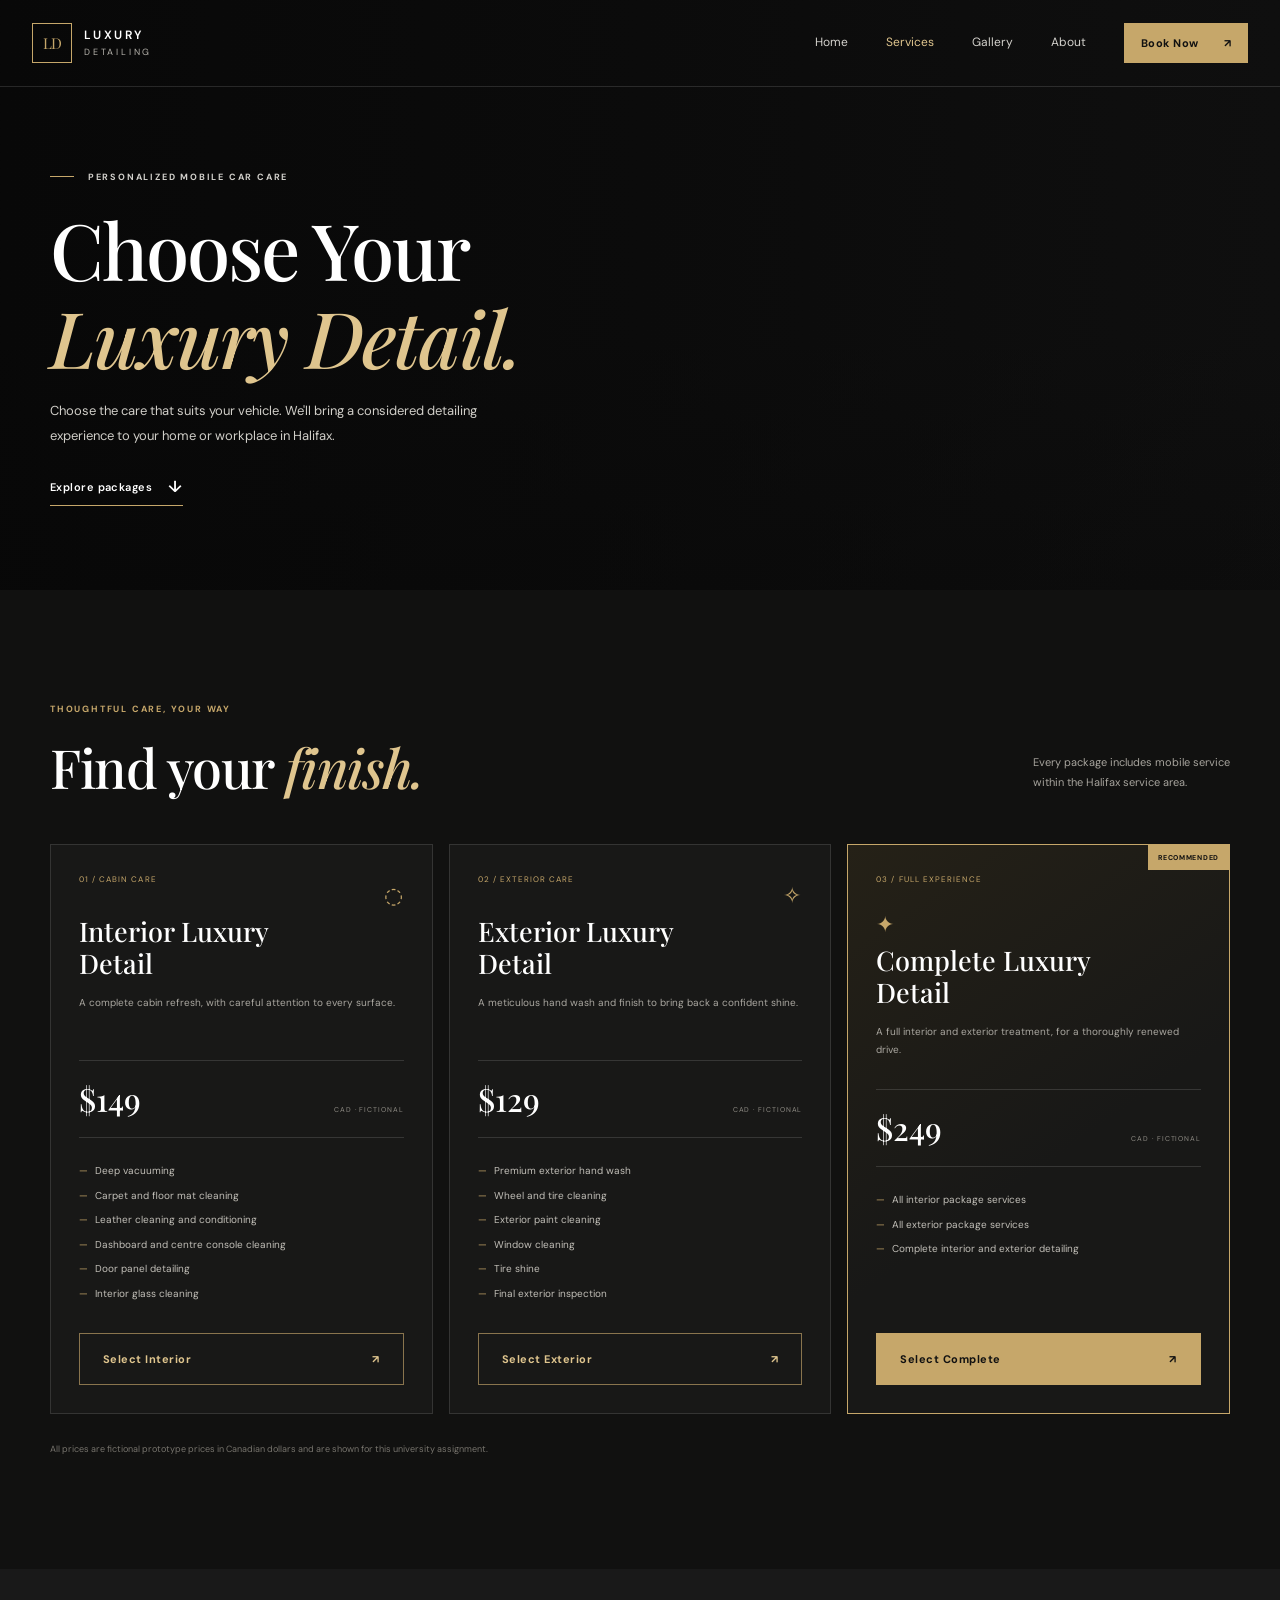
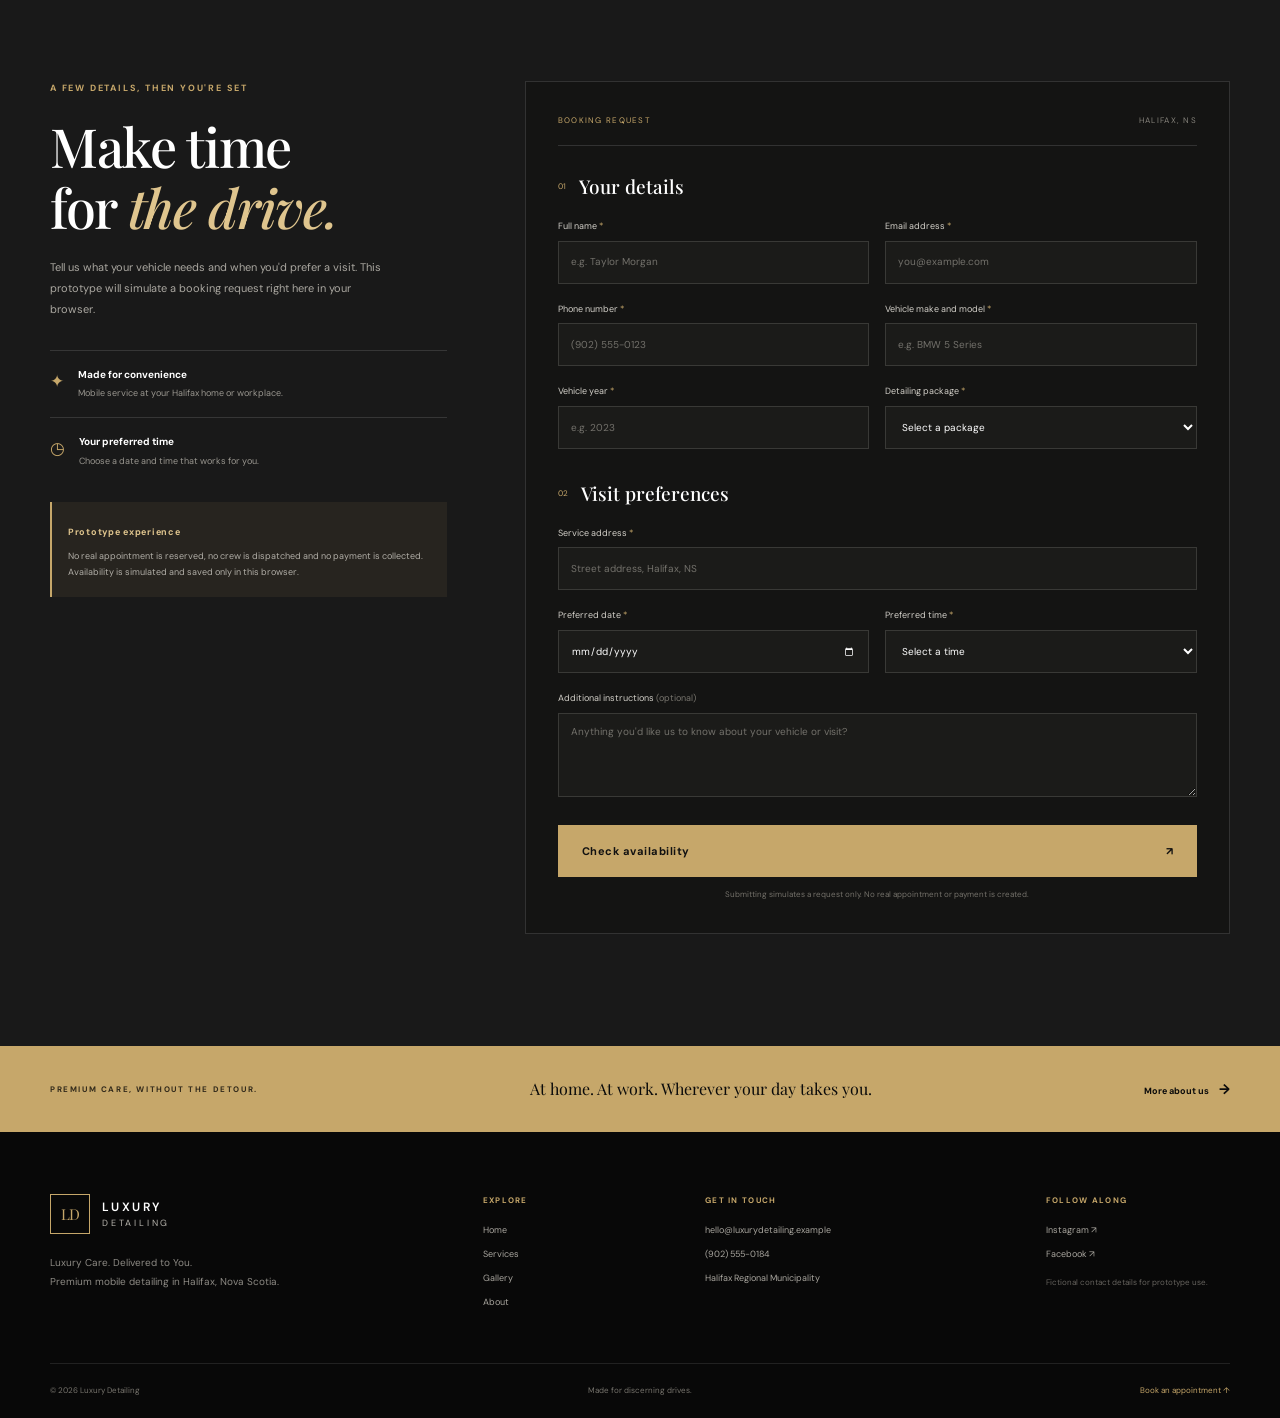
<file: product.html>
<!doctype html>
<html lang="en">
<head>
  <meta charset="utf-8">
  <meta name="viewport" content="width=device-width, initial-scale=1">
  <meta name="theme-color" content="#0b0b0b">
  <meta name="description" content="Compare Luxury Detailing's premium mobile car detailing packages and request a prototype appointment in Halifax.">
  <title>Services & Booking | Luxury Detailing Halifax</title>
  <link rel="preconnect" href="https://fonts.googleapis.com">
  <link rel="preconnect" href="https://fonts.gstatic.com" crossorigin>
  <link href="https://fonts.googleapis.com/css2?family=DM+Sans:wght@400;500;600;700&family=Playfair+Display:wght@500;600;700&display=swap" rel="stylesheet">
  <link rel="stylesheet" href="styles.css">
  <script src="script.js" defer></script>
</head>
<body class="product-page">
  <header class="site-header">
    <div class="nav-shell">
      <a class="wordmark" href="index.html" aria-label="Luxury Detailing home">
        <span class="wordmark-icon" aria-hidden="true">LD</span>
        <span class="wordmark-copy"><strong>LUXURY</strong><small>DETAILING</small></span>
      </a>
      <button class="menu-toggle" type="button" aria-expanded="false" aria-controls="primary-nav" aria-label="Open navigation">
        <span></span><span></span>
      </button>
      <nav class="primary-nav" id="primary-nav" aria-label="Main navigation">
        <a href="index.html">Home</a>
        <a class="active" href="product.html">Services</a>
        <a href="index.html#gallery">Gallery</a>
        <a href="index.html#about">About</a>
        <a class="button button-small" href="#booking">Book Now <span aria-hidden="true">↗</span></a>
      </nav>
    </div>
  </header>

  <main>
    <section class="page-hero">
      <div class="page-hero-image" role="img" aria-label="Detailer carefully polishing the exterior of a luxury vehicle"></div>
      <div class="page-hero-shade"></div>
      <div class="content-width page-hero-content">
        <p class="eyebrow"><span></span> PERSONALIZED MOBILE CAR CARE</p>
        <h1>Choose Your<br><em>Luxury Detail.</em></h1>
        <p>Choose the care that suits your vehicle. We'll bring a considered detailing experience to your home or workplace in Halifax.</p>
        <a class="text-link light-link" href="#packages">Explore packages <span aria-hidden="true">↓</span></a>
      </div>
    </section>

    <section class="packages-section section-pad" id="packages">
      <div class="content-width">
        <div class="section-heading">
          <div><p class="eyebrow gold">THOUGHTFUL CARE, YOUR WAY</p><h2>Find your <em>finish.</em></h2></div>
          <p class="section-aside">Every package includes mobile service<br>within the Halifax service area.</p>
        </div>
        <div class="package-grid">
          <article class="package-card" data-package-card="interior">
            <div class="package-card-head"><span>01 / CABIN CARE</span><span class="package-symbol" aria-hidden="true">◌</span></div>
            <h3>Interior Luxury<br>Detail</h3>
            <p class="package-summary">A complete cabin refresh, with careful attention to every surface.</p>
            <div class="package-price"><strong>$149</strong><span>CAD · FICTIONAL</span></div>
            <ul class="feature-list">
              <li>Deep vacuuming</li><li>Carpet and floor mat cleaning</li><li>Leather cleaning and conditioning</li><li>Dashboard and centre console cleaning</li><li>Door panel detailing</li><li>Interior glass cleaning</li>
            </ul>
            <button class="button button-outline select-package" type="button" data-select-package="interior">Select Interior <span aria-hidden="true">↗</span></button>
          </article>
          <article class="package-card" data-package-card="exterior">
            <div class="package-card-head"><span>02 / EXTERIOR CARE</span><span class="package-symbol" aria-hidden="true">✧</span></div>
            <h3>Exterior Luxury<br>Detail</h3>
            <p class="package-summary">A meticulous hand wash and finish to bring back a confident shine.</p>
            <div class="package-price"><strong>$129</strong><span>CAD · FICTIONAL</span></div>
            <ul class="feature-list">
              <li>Premium exterior hand wash</li><li>Wheel and tire cleaning</li><li>Exterior paint cleaning</li><li>Window cleaning</li><li>Tire shine</li><li>Final exterior inspection</li>
            </ul>
            <button class="button button-outline select-package" type="button" data-select-package="exterior">Select Exterior <span aria-hidden="true">↗</span></button>
          </article>
          <article class="package-card package-card-recommended" data-package-card="complete">
            <div class="package-card-head"><span>03 / FULL EXPERIENCE</span><span class="recommended-tag">RECOMMENDED</span></div>
            <span class="package-symbol package-symbol-large" aria-hidden="true">✦</span>
            <h3>Complete Luxury<br>Detail</h3>
            <p class="package-summary">A full interior and exterior treatment, for a thoroughly renewed drive.</p>
            <div class="package-price"><strong>$249</strong><span>CAD · FICTIONAL</span></div>
            <ul class="feature-list">
              <li>All interior package services</li><li>All exterior package services</li><li>Complete interior and exterior detailing</li>
            </ul>
            <button class="button select-package" type="button" data-select-package="complete">Select Complete <span aria-hidden="true">↗</span></button>
          </article>
        </div>
        <p class="prototype-note">All prices are fictional prototype prices in Canadian dollars and are shown for this university assignment.</p>
      </div>
    </section>

    <section class="booking-section section-pad" id="booking">
      <div class="content-width booking-layout">
        <aside class="booking-aside">
          <p class="eyebrow gold">A FEW DETAILS, THEN YOU'RE SET</p>
          <h2>Make time<br>for <em>the drive.</em></h2>
          <p>Tell us what your vehicle needs and when you'd prefer a visit. This prototype will simulate a booking request right here in your browser.</p>
          <div class="booking-aside-card">
            <span class="aside-card-icon" aria-hidden="true">✦</span>
            <div><strong>Made for convenience</strong><p>Mobile service at your Halifax home or workplace.</p></div>
          </div>
          <div class="booking-aside-card">
            <span class="aside-card-icon" aria-hidden="true">◷</span>
            <div><strong>Your preferred time</strong><p>Choose a date and time that works for you.</p></div>
          </div>
          <div class="prototype-callout"><strong>Prototype experience</strong><p>No real appointment is reserved, no crew is dispatched and no payment is collected. Availability is simulated and saved only in this browser.</p></div>
        </aside>
        <div class="booking-panel">
          <div class="form-heading"><span>BOOKING REQUEST</span><span>HALIFAX, NS</span></div>
          <form id="booking-form" novalidate>
            <div class="form-section-title"><span>01</span><h3>Your details</h3></div>
            <div class="form-grid">
              <div class="form-field"><label for="full-name">Full name <span>*</span></label><input id="full-name" name="fullName" type="text" autocomplete="name" required minlength="2" placeholder="e.g. Taylor Morgan"><small class="field-error" id="error-full-name"></small></div>
              <div class="form-field"><label for="email">Email address <span>*</span></label><input id="email" name="email" type="email" autocomplete="email" required placeholder="you@example.com"><small class="field-error" id="error-email"></small></div>
              <div class="form-field"><label for="phone">Phone number <span>*</span></label><input id="phone" name="phone" type="tel" autocomplete="tel" required placeholder="(902) 555-0123"><small class="field-error" id="error-phone"></small></div>
              <div class="form-field"><label for="vehicle">Vehicle make and model <span>*</span></label><input id="vehicle" name="vehicle" type="text" required placeholder="e.g. BMW 5 Series"><small class="field-error" id="error-vehicle"></small></div>
              <div class="form-field"><label for="vehicle-year">Vehicle year <span>*</span></label><input id="vehicle-year" name="vehicleYear" type="number" inputmode="numeric" min="1950" required placeholder="e.g. 2023"><small class="field-error" id="error-vehicle-year"></small></div>
              <div class="form-field"><label for="package">Detailing package <span>*</span></label><select id="package" name="package" required><option value="">Select a package</option><option value="interior">Interior Luxury Detail — $149</option><option value="exterior">Exterior Luxury Detail — $129</option><option value="complete">Complete Luxury Detail — $249</option></select><small class="field-error" id="error-package"></small></div>
            </div>
            <div class="form-section-title"><span>02</span><h3>Visit preferences</h3></div>
            <div class="form-grid">
              <div class="form-field form-field-wide"><label for="address">Service address <span>*</span></label><input id="address" name="address" type="text" autocomplete="street-address" required placeholder="Street address, Halifax, NS"><small class="field-error" id="error-address"></small></div>
              <div class="form-field"><label for="appointment-date">Preferred date <span>*</span></label><input id="appointment-date" name="appointmentDate" type="date" required><small class="field-error" id="error-appointment-date"></small></div>
              <div class="form-field"><label for="appointment-time">Preferred time <span>*</span></label><select id="appointment-time" name="appointmentTime" required><option value="">Select a time</option><option value="08:00">8:00 AM</option><option value="10:00">10:00 AM</option><option value="12:00">12:00 PM</option><option value="14:00">2:00 PM</option><option value="16:00">4:00 PM</option></select><small class="field-error" id="error-appointment-time"></small></div>
              <div class="form-field form-field-wide"><label for="instructions">Additional instructions <span class="optional">(optional)</span></label><textarea id="instructions" name="instructions" rows="3" placeholder="Anything you'd like us to know about your vehicle or visit?"></textarea></div>
            </div>
            <div class="availability-message" id="availability-message" role="alert" aria-live="polite" hidden></div>
            <button class="button form-submit" type="submit">Check availability <span aria-hidden="true">↗</span></button>
            <p class="form-fineprint">Submitting simulates a request only. No real appointment or payment is created.</p>
          </form>

          <section class="booking-result" id="booking-result" aria-live="polite" hidden>
            <div class="confirmation-top"><span class="confirmation-mark" aria-hidden="true">✓</span><div><p class="eyebrow gold">REQUEST SIMULATED</p><h3>Your detail is <em>in motion.</em></h3></div></div>
            <p class="confirmation-copy" id="confirmation-copy"></p>
            <div class="booking-summary" id="booking-summary"></div>
            <div class="reference-line"><span>FICTIONAL REFERENCE</span><strong id="booking-reference"></strong></div>
            <div class="journey-heading"><span>YOUR PROTOTYPE JOURNEY</span><small>SIMULATED · NOT A LIVE SERVICE</small></div>
            <ol class="journey-list">
              <li class="journey-step is-complete"><span class="journey-dot">✓</span><div><strong>Request confirmed</strong><p>Your details and preferred slot are shown for this demo.</p></div></li>
              <li class="journey-step is-active"><span class="journey-dot">02</span><div><strong>Preparation preview</strong><p>A simulated crew preparation step: route planning and supply preparation are represented for the prototype only. No crew has been dispatched.</p></div></li>
              <li class="journey-step" id="access-step"><span class="journey-dot">03</span><div><strong>Vehicle access</strong><p>Can the vehicle be accessed at the selected address?</p><div class="access-actions"><button class="button button-outline button-compact" type="button" data-access="yes">Yes, it's accessible</button><button class="text-button" type="button" data-access="no">Not right now</button></div><div class="access-resolution" id="access-resolution" hidden><p>Resolve access at your preferred time, or release this simulated slot and request a different date/time.</p><button class="button button-outline button-compact" type="button" id="resolve-access">I'll make it accessible</button><button class="text-button" type="button" id="reschedule-booking">Reschedule instead</button></div></div></li>
              <li class="journey-step" id="detail-step"><span class="journey-dot">04</span><div><strong>Detailing preview</strong><p>After access is confirmed, the detailing stage appears in this demo.</p></div></li>
              <li class="journey-step" id="receipt-step"><span class="journey-dot">05</span><div><strong>Final estimate & receipt preview</strong><p id="receipt-copy">A fictional price summary will appear at the final stage. No payment is collected.</p><div class="receipt-preview" id="receipt-preview" hidden></div></div></li>
            </ol>
            <div class="result-actions"><a class="button button-outline" href="index.html">Return to homepage <span aria-hidden="true">↗</span></a><button class="text-button" type="button" id="new-booking">Start another request</button></div>
          </section>
        </div>
      </div>
    </section>

    <section class="process-strip">
      <div class="content-width process-content"><span class="eyebrow">PREMIUM CARE, WITHOUT THE DETOUR.</span><span>At home. At work. Wherever your day takes you.</span><a href="index.html#about">More about us <b aria-hidden="true">→</b></a></div>
    </section>
  </main>

  <footer class="site-footer">
    <div class="content-width footer-main">
      <div class="footer-brand">
        <a class="wordmark" href="index.html"><span class="wordmark-icon" aria-hidden="true">LD</span><span class="wordmark-copy"><strong>LUXURY</strong><small>DETAILING</small></span></a>
        <p>Luxury Care. Delivered to You.<br>Premium mobile detailing in Halifax, Nova Scotia.</p>
      </div>
      <div class="footer-column"><h3>EXPLORE</h3><a href="index.html">Home</a><a href="product.html">Services</a><a href="index.html#gallery">Gallery</a><a href="index.html#about">About</a></div>
      <div class="footer-column"><h3>GET IN TOUCH</h3><a href="mailto:hello@luxurydetailing.example">hello@luxurydetailing.example</a><a href="tel:+19025550184">(902) 555-0184</a><span>Halifax Regional Municipality</span></div>
      <div class="footer-column"><h3>FOLLOW ALONG</h3><a href="https://instagram.com/" target="_blank" rel="noopener noreferrer">Instagram ↗</a><a href="https://facebook.com/" target="_blank" rel="noopener noreferrer">Facebook ↗</a><small>Fictional contact details for prototype use.</small></div>
    </div>
    <div class="content-width footer-bottom"><span>© 2026 Luxury Detailing</span><span>Made for discerning drives.</span><a href="#booking">Book an appointment ↑</a></div>
  </footer>
</body>
</html>
</file>
<file: styles.css>
:root {
  color-scheme: dark;
  --black: #0b0b0b;
  --charcoal: #191919;
  --charcoal-soft: #20201e;
  --gold: #c6a76a;
  --gold-light: #dfc58e;
  --white: #fff;
  --grey: #eaeaea;
  --muted: #a7a49d;
  --line: rgba(255, 255, 255, .13);
  --content: 1180px;
}

* { box-sizing: border-box; }
html { scroll-behavior: smooth; scroll-padding-top: 88px; }
body { margin: 0; background: var(--black); color: var(--white); font-family: "DM Sans", sans-serif; font-size: 15px; line-height: 1.65; -webkit-font-smoothing: antialiased; }
body, button, input, select, textarea { font-family: "DM Sans", sans-serif; }
img { display: block; max-width: 100%; }
a { color: inherit; text-decoration: none; }
button, input, select, textarea { font: inherit; }
button { color: inherit; }
:focus-visible { outline: 2px solid var(--gold-light); outline-offset: 4px; }
::selection { color: var(--black); background: var(--gold-light); }
.content-width { width: min(var(--content), calc(100% - 64px)); margin-inline: auto; }
.section-pad { padding: 112px 0; }
.site-header { position: absolute; z-index: 20; top: 0; left: 0; width: 100%; border-bottom: 1px solid rgba(255,255,255,.13); }
.product-page .site-header { position: absolute; }
.nav-shell { width: min(1320px, calc(100% - 64px)); height: 86px; margin: auto; display: flex; align-items: center; justify-content: space-between; }
.wordmark { display: inline-flex; align-items: center; gap: 12px; }
.wordmark-icon { width: 40px; height: 40px; border: 1px solid var(--gold); display: grid; place-items: center; color: var(--gold); font-family: "Playfair Display", serif; font-size: 15px; letter-spacing: -1px; }
.wordmark-copy { display: grid; line-height: 1.2; letter-spacing: .16em; }
.wordmark-copy strong { font-size: 12px; font-weight: 600; }
.wordmark-copy small { margin-top: 4px; color: #b7b4ad; font-size: 9px; letter-spacing: .31em; }
.primary-nav { display: flex; align-items: center; gap: 38px; }
.primary-nav > a:not(.button) { color: #d3d1cc; font-size: 12px; transition: color .2s ease; }
.primary-nav > a:not(.button):hover, .primary-nav > a.active { color: var(--gold-light); }
.menu-toggle { display: none; }
.button { min-height: 52px; padding: 0 23px; display: inline-flex; align-items: center; justify-content: center; gap: 25px; border: 1px solid var(--gold); background: var(--gold); color: #111; font-size: 11px; font-weight: 700; letter-spacing: .045em; cursor: pointer; transition: background .2s ease, color .2s ease, border-color .2s ease, transform .2s ease; }
.button:hover { background: var(--gold-light); border-color: var(--gold-light); transform: translateY(-2px); }
.button-small { min-height: 40px; padding: 0 16px; }
.button-outline { border-color: rgba(198,167,106,.65); background: transparent; color: var(--gold-light); }
.button-outline:hover { background: var(--gold); color: var(--black); }
.text-link { display: inline-flex; align-items: center; gap: 16px; padding-bottom: 5px; border-bottom: 1px solid var(--gold); color: var(--gold-light); font-size: 11px; font-weight: 600; letter-spacing: .04em; }
.text-link span { font-size: 16px; transition: transform .2s ease; }
.text-link:hover span { transform: translateX(4px); }
.light-link { color: var(--white); border-color: var(--gold); }
.eyebrow { margin: 0 0 20px; color: #d2d0cb; font-size: 9px; font-weight: 700; letter-spacing: .2em; }
.eyebrow > span:first-child { display: inline-block; width: 24px; height: 1px; margin: 0 10px 3px 0; background: var(--gold); }
.eyebrow.gold { color: var(--gold); }
h1, h2, h3, p { margin-top: 0; }
h1, h2 { font-family: "Playfair Display", Georgia, serif; font-weight: 500; letter-spacing: -.025em; line-height: 1.13; }
h1 em, h2 em, .confirmation-top h3 em { color: var(--gold-light); font-weight: 500; }
h2 { margin-bottom: 0; font-size: clamp(38px, 5vw, 58px); }
.hero { position: relative; min-height: 740px; height: min(860px, 100vh); display: flex; align-items: center; overflow: hidden; background: #10100f; }
.hero-image, .hero-shade, .cta-image, .cta-overlay, .page-hero-image, .page-hero-shade { position: absolute; inset: 0; }
.hero-image { background: url("https://images.unsplash.com/photo-1492144534655-ae79c964c9d7?auto=format&fit=crop&w=2200&q=90") center 56% / cover no-repeat; transform: scale(1.015); }
.hero-shade { background: linear-gradient(90deg, rgba(7,7,7,.9) 0%, rgba(7,7,7,.62) 43%, rgba(7,7,7,.06) 100%), linear-gradient(0deg, rgba(7,7,7,.45), transparent 35%); }
.hero-content { position: relative; z-index: 1; padding-top: 66px; }
.hero-content h1, .page-hero-content h1 { margin: 0 0 23px; font-size: clamp(58px, 8vw, 94px); }
.hero-copy { max-width: 460px; margin-bottom: 32px; color: #d3d1cc; font-size: 14px; line-height: 1.9; }
.hero-actions { display: flex; align-items: center; gap: 30px; }
.hero-note { position: absolute; top: 545px; display: flex; align-items: center; gap: 13px; color: rgba(255,255,255,.56); font-size: 8px; letter-spacing: .18em; }
.note-line { width: 36px; height: 1px; background: var(--gold); }
.hero-index { position: absolute; right: 46px; bottom: 42px; color: rgba(255,255,255,.58); font-size: 10px; letter-spacing: .1em; }
.hero-index span { color: var(--gold-light); }
.intro-section { background: #10100f; }
.intro-grid { display: grid; grid-template-columns: 1fr 2fr .55fr; gap: 55px; align-items: start; }
.section-kicker { padding-top: 8px; display: flex; align-items: center; gap: 12px; color: var(--muted); font-size: 8px; letter-spacing: .17em; white-space: nowrap; }
.section-kicker > span:first-child { color: var(--gold); }
.kicker-line { width: 32px; height: 1px; background: var(--gold); }
.intro-copy h2 { margin: 0 0 24px; }
.body-large { max-width: 560px; margin: 0 0 25px; color: #bdbbb5; font-size: 14px; line-height: 1.95; }
.intro-stat { align-self: end; padding: 0 0 2px 20px; border-left: 1px solid var(--gold); }
.stat-number { color: var(--gold); font-family: "Playfair Display", serif; font-size: 42px; line-height: 1; }
.intro-stat p { margin: 10px 0 0; color: #bdbbb5; font-size: 11px; }
.gallery-section { background: var(--charcoal); }
.section-heading { display: flex; align-items: end; justify-content: space-between; gap: 30px; margin-bottom: 46px; }
.section-heading h2 { font-size: clamp(38px, 4.7vw, 54px); }
.section-aside { margin: 0 0 5px; color: var(--muted); font-size: 11px; line-height: 1.8; }
.comparison-grid { display: grid; grid-template-columns: repeat(3, 1fr); gap: 20px; }
.comparison-card { min-width: 0; }
.comparison-images { display: grid; grid-template-columns: 1fr 1fr; gap: 5px; }
.comparison-images figure { position: relative; aspect-ratio: 1.02 / 1; margin: 0; overflow: hidden; background: #292929; }
.comparison-images img { width: 100%; height: 100%; object-fit: cover; transition: transform .6s ease; }
.comparison-images figure:first-child img { filter: grayscale(.16) sepia(.2) brightness(.68) contrast(.95) saturate(.75); }
.comparison-images figure:first-child::after { position: absolute; inset: 0; background: linear-gradient(125deg, rgba(88,65,42,.35), transparent 35%, rgba(48,39,29,.28) 68%, transparent), radial-gradient(ellipse at 32% 66%, rgba(100,70,42,.4), transparent 36%), radial-gradient(ellipse at 72% 24%, rgba(93,68,46,.24), transparent 34%); content: ""; mix-blend-mode: multiply; opacity: .8; pointer-events: none; }
.comparison-card:hover img { transform: scale(1.045); }
.comparison-images figcaption { position: absolute; z-index: 1; left: 10px; bottom: 10px; padding: 4px 7px; background: rgba(10,10,10,.78); color: var(--white); font-size: 7px; font-weight: 700; letter-spacing: .12em; }
.comparison-images figure:nth-child(2) figcaption { background: var(--gold); color: var(--black); }
.comparison-label { display: flex; justify-content: space-between; padding-top: 13px; color: #c6c3bc; font-size: 8px; letter-spacing: .14em; }
.comparison-label span:last-child { color: var(--gold); font-size: 13px; }
.image-disclaimer, .prototype-note { margin: 28px 0 0; color: #77746d; font-size: 9px; }
.services-section { background: #111110; }
.service-card-grid { display: grid; grid-template-columns: repeat(3, 1fr); gap: 16px; }
.service-card { position: relative; min-height: 395px; padding: 28px; display: flex; flex-direction: column; border: 1px solid rgba(255,255,255,.12); background: #171716; transition: border-color .2s ease, transform .2s ease; }
.service-card:hover { border-color: rgba(198,167,106,.7); transform: translateY(-4px); }
.service-card-featured { border-color: var(--gold); background: linear-gradient(150deg, #24211b, #171716 62%); }
.service-card-top { display: flex; justify-content: space-between; align-items: center; margin-bottom: 24px; }
.service-number { color: var(--gold); font-size: 9px; letter-spacing: .14em; }
.service-icon { color: var(--gold); font-size: 24px; }
.service-card h3, .package-card h3 { margin: 0 0 14px; font-family: "Playfair Display", Georgia, serif; font-size: 29px; font-weight: 500; line-height: 1.18; }
.service-desc { max-width: 260px; margin: 0 0 20px; color: #aaa7a0; font-size: 11px; line-height: 1.8; }
.service-price { display: flex; align-items: baseline; gap: 8px; margin: auto 0 20px; }
.service-price span { color: var(--muted); font-size: 8px; letter-spacing: .12em; }
.service-price strong { font-family: "Playfair Display", serif; font-size: 31px; font-weight: 500; }
.service-price small { color: var(--muted); font-size: 8px; }
.service-card .button { width: 100%; justify-content: space-between; }
.recommended-tag { position: absolute; top: 0; right: 0; padding: 7px 10px; background: var(--gold); color: #111; font-size: 7px; font-weight: 700; letter-spacing: .1em; }
.why-section { background: var(--charcoal); }
.why-grid { display: grid; grid-template-columns: .85fr 1.15fr; gap: 100px; }
.why-heading h2 { margin-bottom: 22px; }
.why-heading > p:last-child { max-width: 360px; color: #aaa7a0; font-size: 12px; line-height: 1.9; }
.benefit-list { border-top: 1px solid var(--line); }
.benefit { min-height: 82px; display: grid; grid-template-columns: 48px 1fr 20px; align-items: center; gap: 14px; border-bottom: 1px solid var(--line); }
.benefit > span { color: var(--gold); font-size: 9px; }
.benefit h3 { margin: 0 0 3px; font-size: 12px; font-weight: 600; }
.benefit p { margin: 0; color: #99968f; font-size: 10px; }
.benefit b { color: var(--gold); font-size: 14px; font-weight: 400; }
.reviews-section { background: #111110; }
.reviews-title { text-align: center; margin-bottom: 45px; }
.reviews-title .eyebrow { margin-bottom: 13px; }
.reviews-title h2 { font-size: clamp(38px, 4.7vw, 54px); }
.review-grid { display: grid; grid-template-columns: repeat(3, 1fr); gap: 16px; }
.review-grid blockquote { margin: 0; padding: 28px; border: 1px solid var(--line); background: #171716; }
.stars { margin-bottom: 18px; color: var(--gold); font-size: 11px; letter-spacing: .22em; }
.review-grid blockquote > p { min-height: 78px; color: #ccc9c2; font-family: "Playfair Display", Georgia, serif; font-size: 16px; line-height: 1.65; }
.review-grid blockquote footer { display: flex; align-items: center; gap: 11px; margin-top: 21px; }
.review-avatar { width: 34px; height: 34px; display: grid; place-items: center; border: 1px solid #6f5c39; border-radius: 50%; color: var(--gold-light); font-size: 9px; }
.review-grid blockquote footer span:last-child { display: grid; }
.review-grid blockquote footer strong { font-size: 10px; font-weight: 600; }
.review-grid blockquote footer small { color: #89867f; font-size: 8px; }
.testimonial-disclaimer { margin: 21px 0 0; color: #77746d; text-align: center; font-size: 9px; }
.cta-section { position: relative; min-height: 460px; display: flex; align-items: center; overflow: hidden; }
.cta-image { background: url("https://images.unsplash.com/photo-1503376780353-7e6692767b70?auto=format&fit=crop&w=2000&q=90") center 53% / cover no-repeat; }
.cta-overlay { background: linear-gradient(90deg, rgba(8,8,8,.85), rgba(8,8,8,.35) 68%, rgba(8,8,8,.2)); }
.cta-content { position: relative; z-index: 1; }
.cta-content .eyebrow { color: #e1ded6; }
.cta-content h2 { margin: 0 0 29px; font-size: clamp(47px, 6vw, 72px); }
.site-footer { background: #080808; }
.footer-main { padding-top: 62px; padding-bottom: 53px; display: grid; grid-template-columns: 1.5fr .7fr 1.15fr .7fr; gap: 38px; }
.footer-brand p { margin: 19px 0 0; color: #8d8a84; font-size: 10px; line-height: 1.9; }
.footer-column { display: flex; flex-direction: column; align-items: flex-start; gap: 9px; }
.footer-column h3 { margin: 0 0 7px; color: var(--gold); font-size: 8px; letter-spacing: .16em; }
.footer-column a, .footer-column span { color: #a8a59e; font-size: 9px; transition: color .2s ease; }
.footer-column a:hover { color: var(--gold-light); }
.footer-column small { margin-top: 5px; color: #66635e; font-size: 8px; }
.footer-bottom { min-height: 55px; display: flex; align-items: center; justify-content: space-between; gap: 20px; border-top: 1px solid rgba(255,255,255,.1); color: #77746d; font-size: 8px; }
.footer-bottom a { color: var(--gold); }

/* Services and booking page */
.page-hero { position: relative; min-height: 590px; display: flex; align-items: center; overflow: hidden; background: #111; }
.page-hero-image { background: url("https://images.unsplash.com/photo-1607860108855-64acf2078ed9?auto=format&fit=crop&w=2200&q=90") center 52% / cover no-repeat; }
.page-hero-shade { background: linear-gradient(90deg, rgba(7,7,7,.9), rgba(7,7,7,.59) 52%, rgba(7,7,7,.2)), linear-gradient(0deg, rgba(7,7,7,.3), transparent 45%); }
.page-hero-content { position: relative; z-index: 1; padding-top: 86px; }
.page-hero-content h1 { margin-bottom: 18px; font-size: clamp(56px, 7vw, 78px); }
.page-hero-content > p:not(.eyebrow) { max-width: 450px; margin-bottom: 25px; color: #d0cec8; font-size: 13px; line-height: 1.9; }
.packages-section { background: #111110; }
.package-grid { display: grid; grid-template-columns: repeat(3, 1fr); gap: 16px; align-items: stretch; }
.package-card { position: relative; min-height: 530px; padding: 28px; display: flex; flex-direction: column; border: 1px solid rgba(255,255,255,.12); background: #181817; }
.package-card-recommended { border-color: var(--gold); background: linear-gradient(145deg, #252117, #181817 55%); }
.package-card-head { min-height: 27px; display: flex; justify-content: space-between; align-items: flex-start; color: var(--gold); font-size: 8px; letter-spacing: .13em; }
.package-card-head .recommended-tag { position: static; margin: -28px -28px 0 0; }
.package-symbol { margin: 12px 0 9px; color: var(--gold); font-size: 22px; line-height: 1; }
.package-symbol-large { display: block; margin-top: 14px; }
.package-card h3 { margin-top: 0; font-size: 27px; }
.package-summary { min-height: 48px; margin-bottom: 18px; color: #aaa7a0; font-size: 10px; line-height: 1.8; }
.package-price { display: flex; align-items: baseline; justify-content: space-between; padding: 12px 0; border-top: 1px solid var(--line); border-bottom: 1px solid var(--line); }
.package-price strong { font-family: "Playfair Display", Georgia, serif; font-size: 32px; font-weight: 500; }
.package-price span { color: #8e8b84; font-size: 7px; letter-spacing: .13em; }
.feature-list { margin: 17px 0 23px; padding: 0; list-style: none; }
.feature-list li { position: relative; margin: 8px 0; padding-left: 16px; color: #c2bfb8; font-size: 10px; }
.feature-list li::before { position: absolute; left: 0; content: "—"; color: var(--gold); }
.package-card .button { width: 100%; margin-top: auto; justify-content: space-between; }
.booking-section { background: var(--charcoal); }
.booking-layout { display: grid; grid-template-columns: .72fr 1.28fr; gap: 78px; align-items: start; }
.booking-aside { position: sticky; top: 35px; }
.booking-aside h2 { margin-bottom: 19px; font-size: clamp(42px, 4.4vw, 54px); }
.booking-aside > p:not(.eyebrow) { max-width: 340px; margin-bottom: 30px; color: #aaa7a0; font-size: 11px; line-height: 1.9; }
.booking-aside-card { display: flex; gap: 14px; padding: 16px 0; border-top: 1px solid var(--line); }
.aside-card-icon { color: var(--gold); font-size: 17px; }
.booking-aside-card strong { display: block; margin-bottom: 3px; font-size: 10px; }
.booking-aside-card p { margin: 0; color: #99968f; font-size: 9px; }
.prototype-callout { margin-top: 18px; padding: 16px; border-left: 2px solid var(--gold); background: rgba(198,167,106,.08); }
.prototype-callout strong { color: var(--gold-light); font-size: 9px; letter-spacing: .08em; }
.prototype-callout p { margin: 6px 0 0; color: #b1aea7; font-size: 9px; line-height: 1.75; }
.booking-panel { padding: 32px; border: 1px solid rgba(255,255,255,.13); background: #141413; }
.form-heading { display: flex; justify-content: space-between; padding-bottom: 18px; border-bottom: 1px solid var(--line); color: var(--gold); font-size: 8px; letter-spacing: .16em; }
.form-heading span:last-child { color: #85827b; }
.form-section-title { display: flex; align-items: center; gap: 13px; margin: 25px 0 16px; }
.form-section-title > span { color: var(--gold); font-size: 8px; }
.form-section-title h3 { margin: 0; font-family: "Playfair Display", Georgia, serif; font-size: 19px; font-weight: 500; }
.form-grid { display: grid; grid-template-columns: 1fr 1fr; gap: 14px 16px; }
.form-field { min-width: 0; }
.form-field-wide { grid-column: 1 / -1; }
.form-field label { display: block; margin: 0 0 7px; color: #d2cfc8; font-size: 9px; }
.form-field label > span:first-child:not(.optional) { color: var(--gold); }
.form-field .optional { color: #77746d; }
.form-field input, .form-field select, .form-field textarea { width: 100%; min-height: 43px; padding: 10px 12px; border: 1px solid #393936; border-radius: 0; background: #1b1b19; color: var(--white); font-size: 10px; }
.form-field textarea { min-height: 84px; resize: vertical; }
.form-field input::placeholder, .form-field textarea::placeholder { color: #73716b; }
.form-field select { color-scheme: dark; }
.form-field input:focus, .form-field select:focus, .form-field textarea:focus { border-color: var(--gold); outline: 1px solid var(--gold); }
.form-field input[aria-invalid="true"], .form-field select[aria-invalid="true"] { border-color: #df8c7d; }
.field-error { display: block; min-height: 0; margin-top: 4px; color: #f0a091; font-size: 8px; }
.field-error:not(:empty) { min-height: 13px; }
.form-submit { width: 100%; margin-top: 20px; justify-content: space-between; }
.form-fineprint { margin: 11px 0 0; color: #74716a; text-align: center; font-size: 8px; }
.availability-message { margin-top: 18px; padding: 12px 14px; border-left: 2px solid #d88c7d; background: rgba(216,140,125,.09); color: #f0b3a7; font-size: 10px; }
.availability-message.is-available { border-color: var(--gold); background: rgba(198,167,106,.09); color: var(--gold-light); }
.booking-result { padding-top: 4px; }
.confirmation-top { display: flex; align-items: center; gap: 14px; margin: 27px 0 14px; }
.confirmation-mark { width: 37px; height: 37px; display: grid; place-items: center; border: 1px solid var(--gold); border-radius: 50%; color: var(--gold); }
.confirmation-top .eyebrow { margin: 0 0 3px; font-size: 7px; }
.confirmation-top h3 { margin: 0; font-family: "Playfair Display", Georgia, serif; font-size: 26px; font-weight: 500; }
.confirmation-copy { color: #bbb8b1; font-size: 10px; line-height: 1.8; }
.booking-summary { display: grid; grid-template-columns: 1fr 1fr; gap: 10px; padding: 15px; border: 1px solid var(--line); background: #1a1a18; }
.summary-item span, .reference-line span { display: block; margin-bottom: 3px; color: #89867f; font-size: 7px; letter-spacing: .13em; }
.summary-item strong { display: block; overflow-wrap: anywhere; color: #e2dfd8; font-size: 9px; font-weight: 500; }
.reference-line { display: flex; align-items: center; justify-content: space-between; padding: 11px 0 17px; }
.reference-line span { margin: 0; }
.reference-line strong { color: var(--gold-light); font-size: 10px; letter-spacing: .12em; }
.journey-heading { display: flex; justify-content: space-between; gap: 10px; padding: 13px 0; border-top: 1px solid var(--line); color: var(--gold); font-size: 8px; letter-spacing: .13em; }
.journey-heading small { color: #77746d; font-size: 7px; }
.journey-list { margin: 0; padding: 0; list-style: none; }
.journey-step { position: relative; display: grid; grid-template-columns: 27px 1fr; gap: 12px; padding: 10px 0 11px; }
.journey-step:not(:last-child)::after { position: absolute; top: 35px; bottom: -6px; left: 12px; width: 1px; background: #3c3b36; content: ""; }
.journey-dot { position: relative; z-index: 1; width: 25px; height: 25px; display: grid; place-items: center; border: 1px solid #55524a; border-radius: 50%; background: #141413; color: #8a877f; font-size: 8px; }
.journey-step.is-complete .journey-dot, .journey-step.is-active .journey-dot { border-color: var(--gold); color: var(--gold-light); }
.journey-step > div > strong { display: block; margin: 2px 0 3px; color: #d7d4ce; font-size: 9px; }
.journey-step > div > p { margin: 0; color: #918e87; font-size: 8px; line-height: 1.65; }
.access-actions, .access-resolution { margin-top: 9px; }
.button-compact { min-height: 33px; padding: 0 10px; gap: 7px; font-size: 8px; }
.text-button { padding: 4px 9px; border: 0; background: none; color: var(--gold-light); font-size: 8px; text-decoration: underline; text-underline-offset: 3px; cursor: pointer; }
.text-button:hover { color: var(--white); }
.access-resolution { padding: 10px; border-left: 1px solid var(--gold); background: rgba(198,167,106,.06); }
.access-resolution p { margin: 0 0 7px; color: #aaa7a0; font-size: 8px; line-height: 1.7; }
.receipt-preview { margin-top: 8px; padding: 10px; border: 1px solid rgba(198,167,106,.3); color: #c7c3bb; font-size: 8px; }
.receipt-preview strong { color: var(--gold-light); }
.result-actions { display: flex; flex-wrap: wrap; align-items: center; gap: 14px; padding-top: 16px; border-top: 1px solid var(--line); }
.result-actions .button { min-height: 39px; padding: 0 12px; gap: 12px; font-size: 8px; }
.process-strip { background: var(--gold); color: var(--black); }
.process-content { min-height: 86px; display: flex; align-items: center; justify-content: space-between; gap: 20px; }
.process-content .eyebrow { margin: 0; color: #322a1b; font-size: 8px; }
.process-content > span:nth-child(2) { font-family: "Playfair Display", Georgia, serif; font-size: 16px; }
.process-content a { font-size: 9px; font-weight: 700; }
.process-content a b { padding-left: 8px; font-size: 14px; }
[hidden] { display: none !important; }

@media (max-width: 980px) {
  .content-width { width: min(var(--content), calc(100% - 48px)); }
  .nav-shell { width: calc(100% - 48px); }
  .primary-nav { gap: 24px; }
  .intro-grid { grid-template-columns: .7fr 2fr; gap: 28px; }
  .intro-stat { grid-column: 2; justify-self: start; margin-top: 7px; }
  .why-grid { gap: 48px; }
  .booking-layout { grid-template-columns: .7fr 1.3fr; gap: 38px; }
  .booking-panel { padding: 25px; }
  .footer-main { grid-template-columns: 1.3fr 1fr 1fr; }
  .footer-column:last-child { grid-column: 2 / -1; }
  .package-card { padding: 22px; }
  .package-card-head .recommended-tag { margin: -22px -22px 0 0; }
}
@media (max-width: 720px) {
  html { scroll-padding-top: 72px; }
  .section-pad { padding: 78px 0; }
  .content-width, .nav-shell { width: calc(100% - 40px); }
  .nav-shell { height: 72px; }
  .wordmark-icon { width: 36px; height: 36px; }
  .menu-toggle { width: 42px; height: 42px; display: flex; flex-direction: column; align-items: center; justify-content: center; gap: 6px; border: 1px solid var(--line); background: transparent; cursor: pointer; }
  .menu-toggle span { width: 17px; height: 1px; background: var(--white); transition: transform .2s ease; }
  .menu-toggle[aria-expanded="true"] span:first-child { transform: translateY(3.5px) rotate(45deg); }
  .menu-toggle[aria-expanded="true"] span:last-child { transform: translateY(-3.5px) rotate(-45deg); }
  .primary-nav { position: absolute; top: 71px; left: 0; right: 0; padding: 20px; display: none; flex-direction: column; align-items: stretch; gap: 0; border-bottom: 1px solid var(--line); background: rgba(11,11,11,.98); }
  .primary-nav.is-open { display: flex; }
  .primary-nav > a:not(.button) { padding: 12px 0; border-bottom: 1px solid rgba(255,255,255,.08); font-size: 12px; }
  .primary-nav .button { margin-top: 15px; justify-content: space-between; }
  .hero { min-height: 700px; height: 91svh; max-height: 820px; }
  .hero-image { background-position: 59% center; }
  .hero-shade { background: linear-gradient(90deg, rgba(7,7,7,.86), rgba(7,7,7,.48) 80%), linear-gradient(0deg, rgba(7,7,7,.55), transparent 45%); }
  .hero-content { padding-top: 44px; }
  .hero-content h1 { font-size: clamp(53px, 12vw, 76px); }
  .hero-copy { max-width: 390px; font-size: 12px; }
  .hero-actions { align-items: flex-start; flex-direction: column; gap: 18px; }
  .hero-note { top: auto; bottom: -130px; font-size: 7px; }
  .hero-index { right: 21px; bottom: 22px; }
  .intro-grid { grid-template-columns: 1fr; gap: 26px; }
  .section-kicker { order: 0; }
  .intro-copy { grid-row: 2; }
  .intro-stat { grid-column: 1; margin-left: 0; }
  .intro-copy h2, .section-heading h2, .why-heading h2 { font-size: 43px; }
  .section-heading { align-items: flex-start; flex-direction: column; gap: 18px; margin-bottom: 30px; }
  .section-aside { margin: 0; }
  .comparison-grid { grid-template-columns: 1fr; gap: 26px; }
  .comparison-images figure { aspect-ratio: 1.2 / 1; }
  .service-card-grid, .package-grid { grid-template-columns: 1fr; gap: 13px; }
  .service-card { min-height: 355px; padding: 24px; }
  .package-card { min-height: 0; padding: 25px; }
  .package-card-head .recommended-tag { margin: -25px -25px 0 0; }
  .package-summary { min-height: auto; }
  .why-grid { grid-template-columns: 1fr; gap: 28px; }
  .review-grid { grid-template-columns: 1fr; gap: 12px; }
  .review-grid blockquote > p { min-height: auto; }
  .cta-section { min-height: 410px; }
  .cta-content h2 { font-size: 53px; }
  .footer-main { grid-template-columns: 1fr 1fr; gap: 32px 22px; padding-top: 45px; padding-bottom: 36px; }
  .footer-brand { grid-column: 1 / -1; }
  .footer-column:last-child { grid-column: auto; }
  .footer-bottom { min-height: 70px; flex-wrap: wrap; justify-content: space-between; gap: 6px 15px; padding: 13px 0; }
  .footer-bottom > span:nth-child(2) { display: none; }
  .page-hero { min-height: 565px; }
  .page-hero-image { background-position: 60% center; }
  .page-hero-content h1 { font-size: clamp(52px, 12vw, 70px); }
  .booking-layout { grid-template-columns: 1fr; gap: 38px; }
  .booking-aside { position: static; }
  .booking-aside h2 { font-size: 46px; }
  .booking-panel { padding: 21px; }
  .form-grid { grid-template-columns: 1fr; gap: 11px; }
  .form-field-wide { grid-column: auto; }
  .form-section-title { margin-top: 23px; }
  .booking-summary { gap: 13px; }
  .process-content { min-height: 112px; align-items: flex-start; flex-direction: column; justify-content: center; gap: 7px; }
  .process-content > span:nth-child(2) { font-size: 15px; }
}
@media (max-width: 390px) {
  .content-width, .nav-shell { width: calc(100% - 32px); }
  .hero-content h1 { font-size: 49px; }
  .hero-actions .button { width: 100%; justify-content: space-between; }
  .booking-panel { padding: 16px; }
  .journey-heading { flex-direction: column; gap: 4px; }
  .access-actions .button-compact { padding-inline: 7px; }
}
@media (prefers-reduced-motion: reduce) {
  *, *::before, *::after { scroll-behavior: auto !important; transition-duration: .01ms !important; animation-duration: .01ms !important; }
}
</file>
